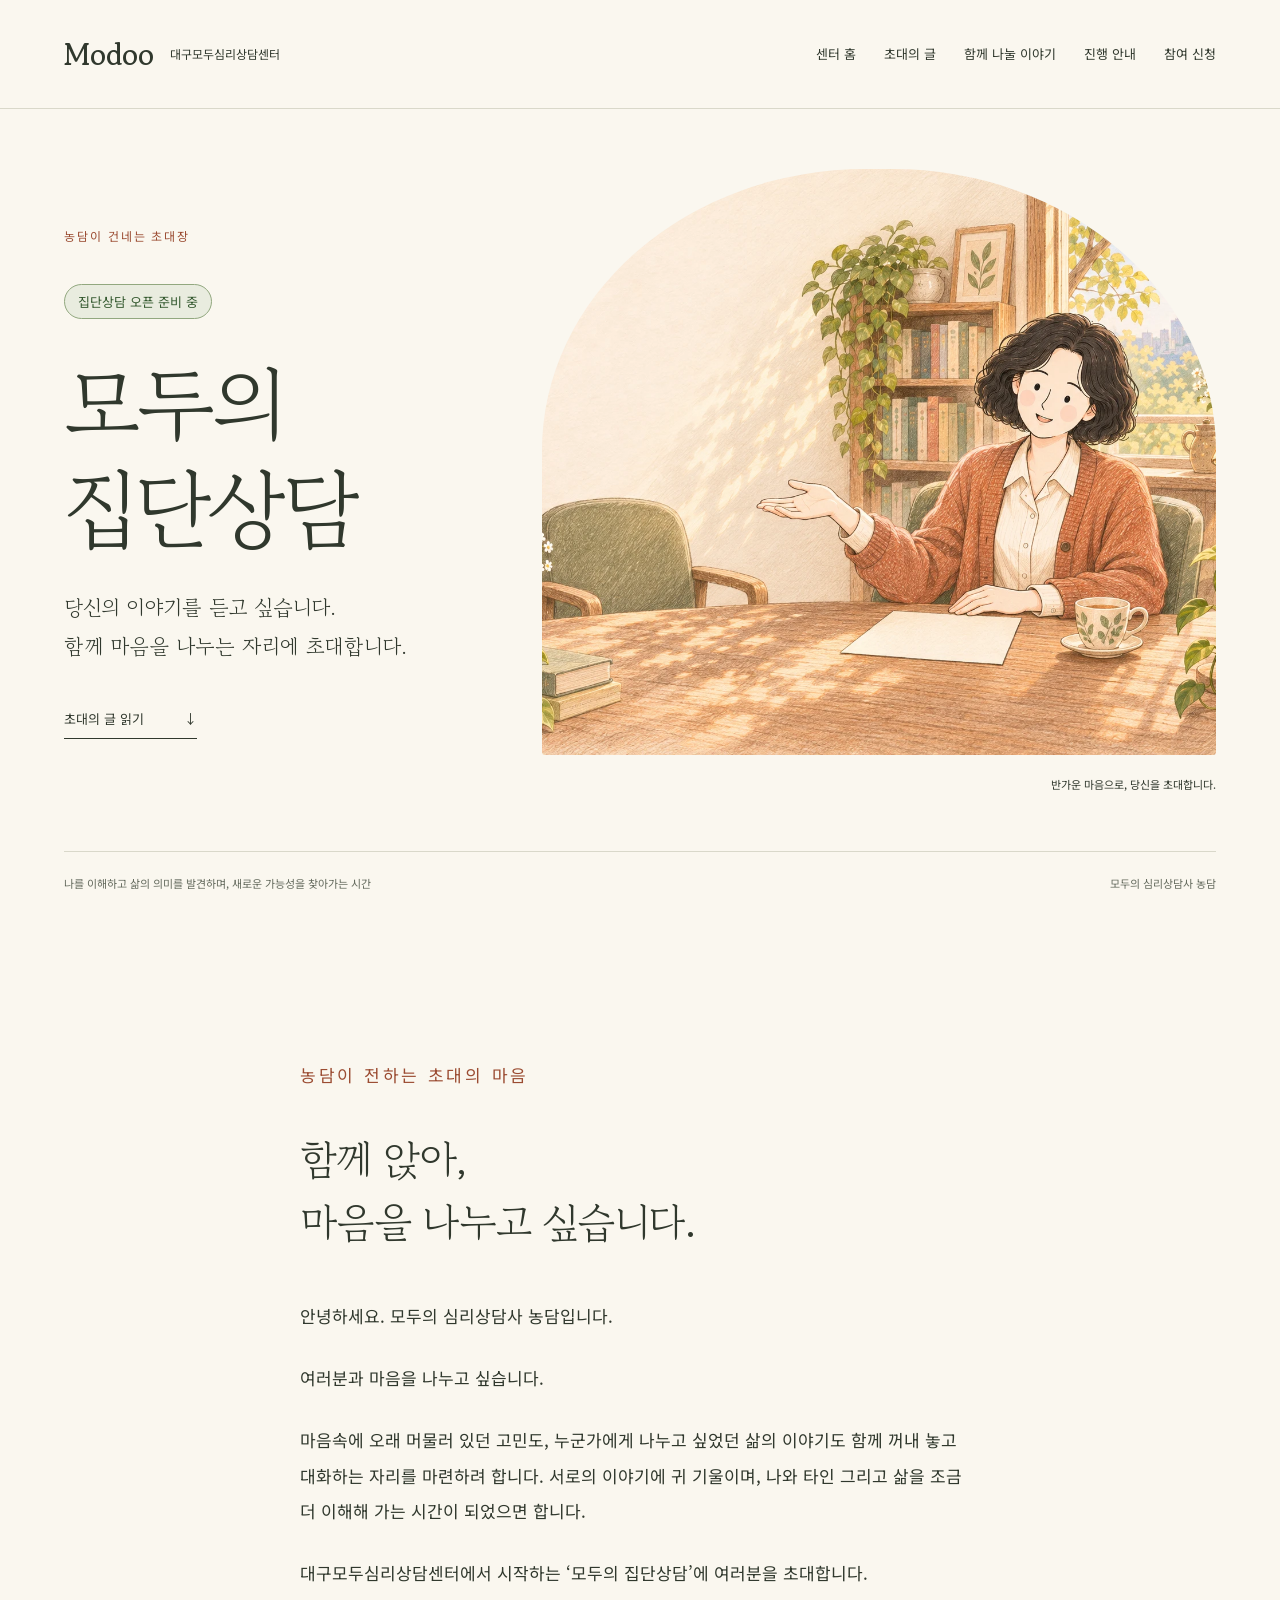
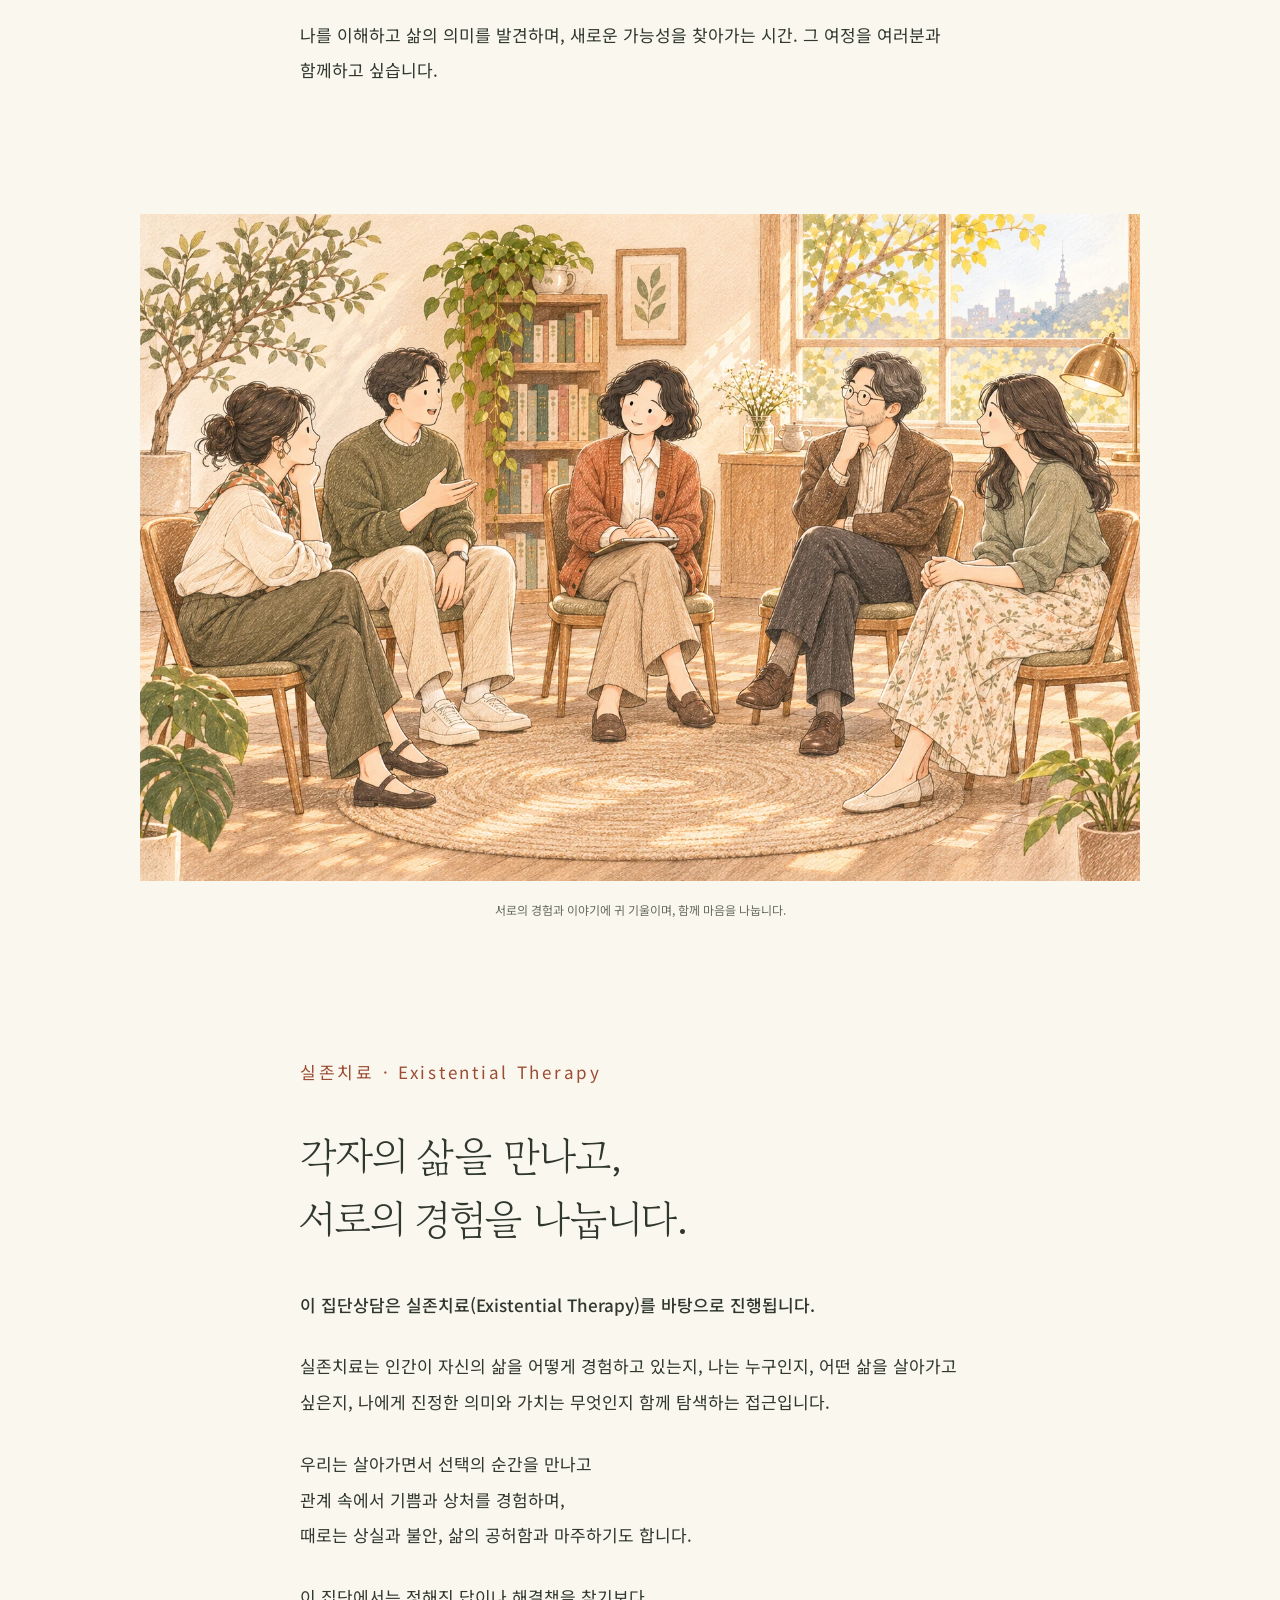
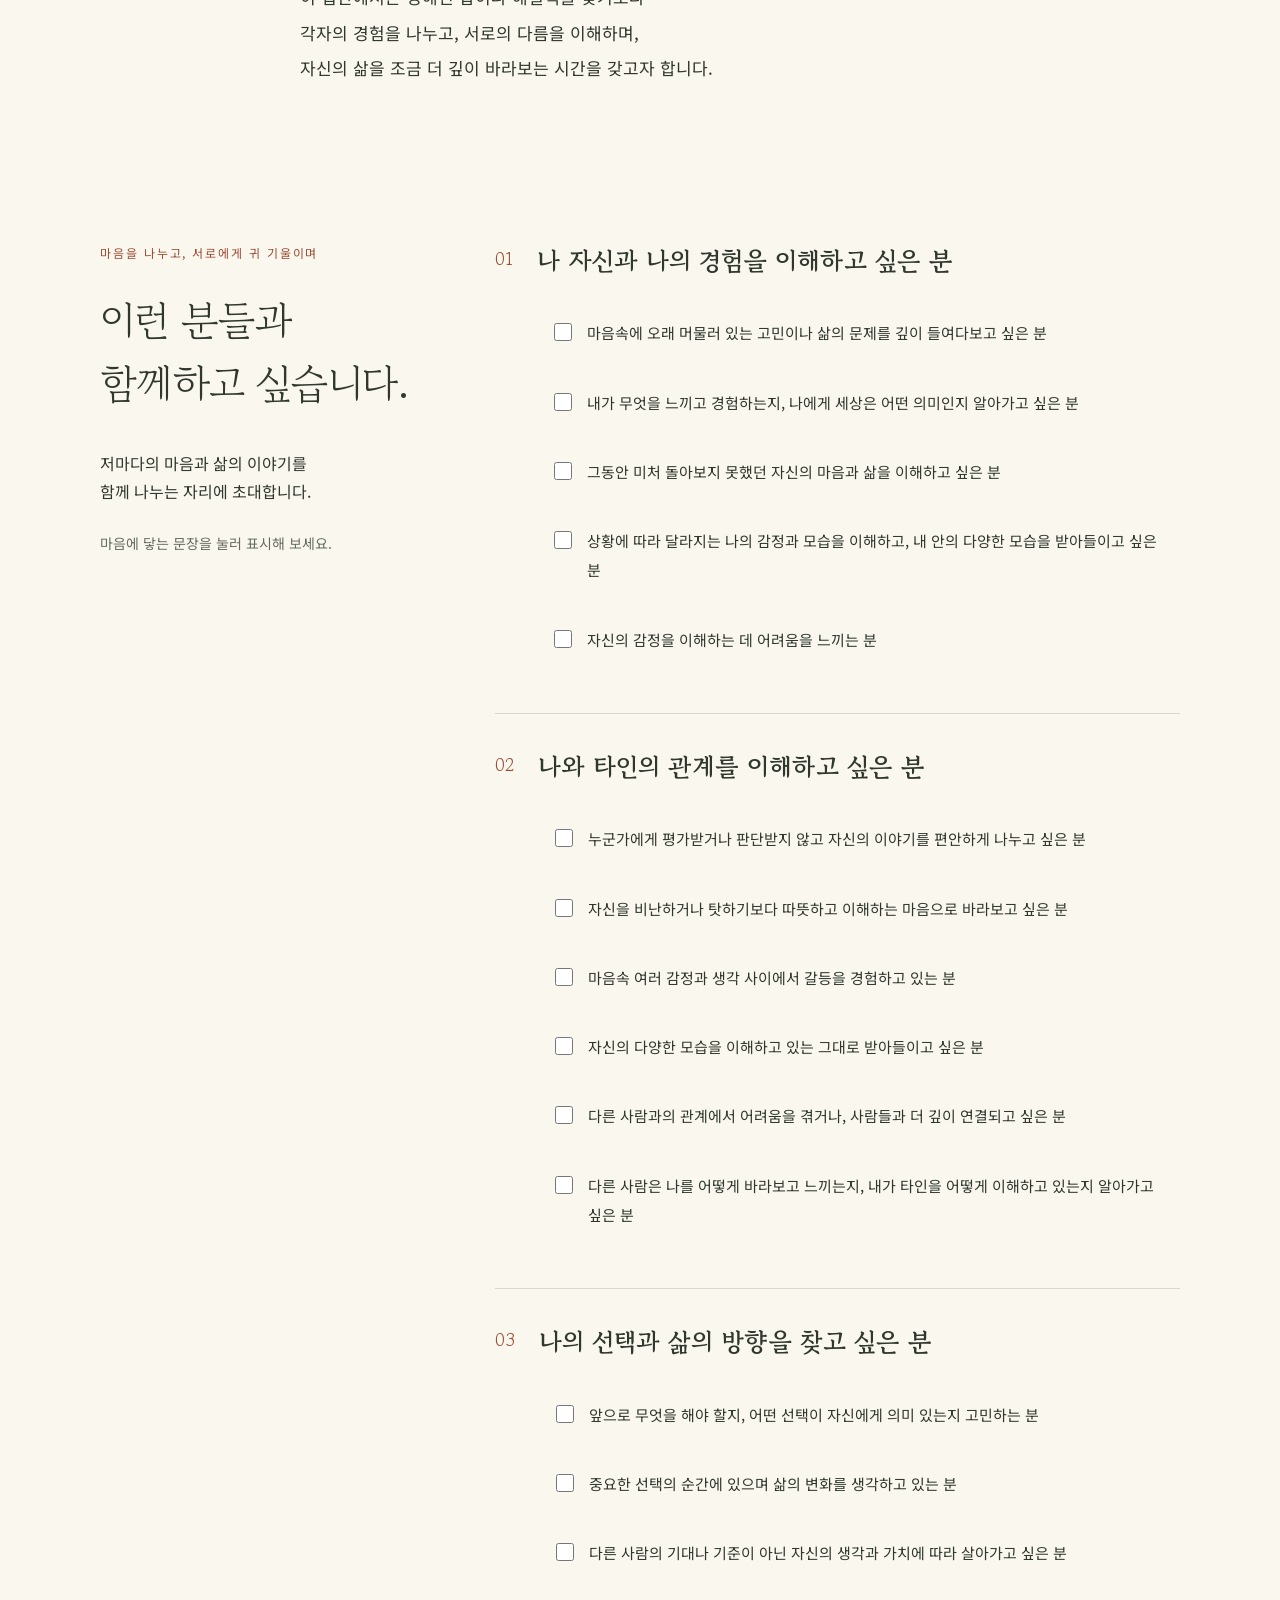
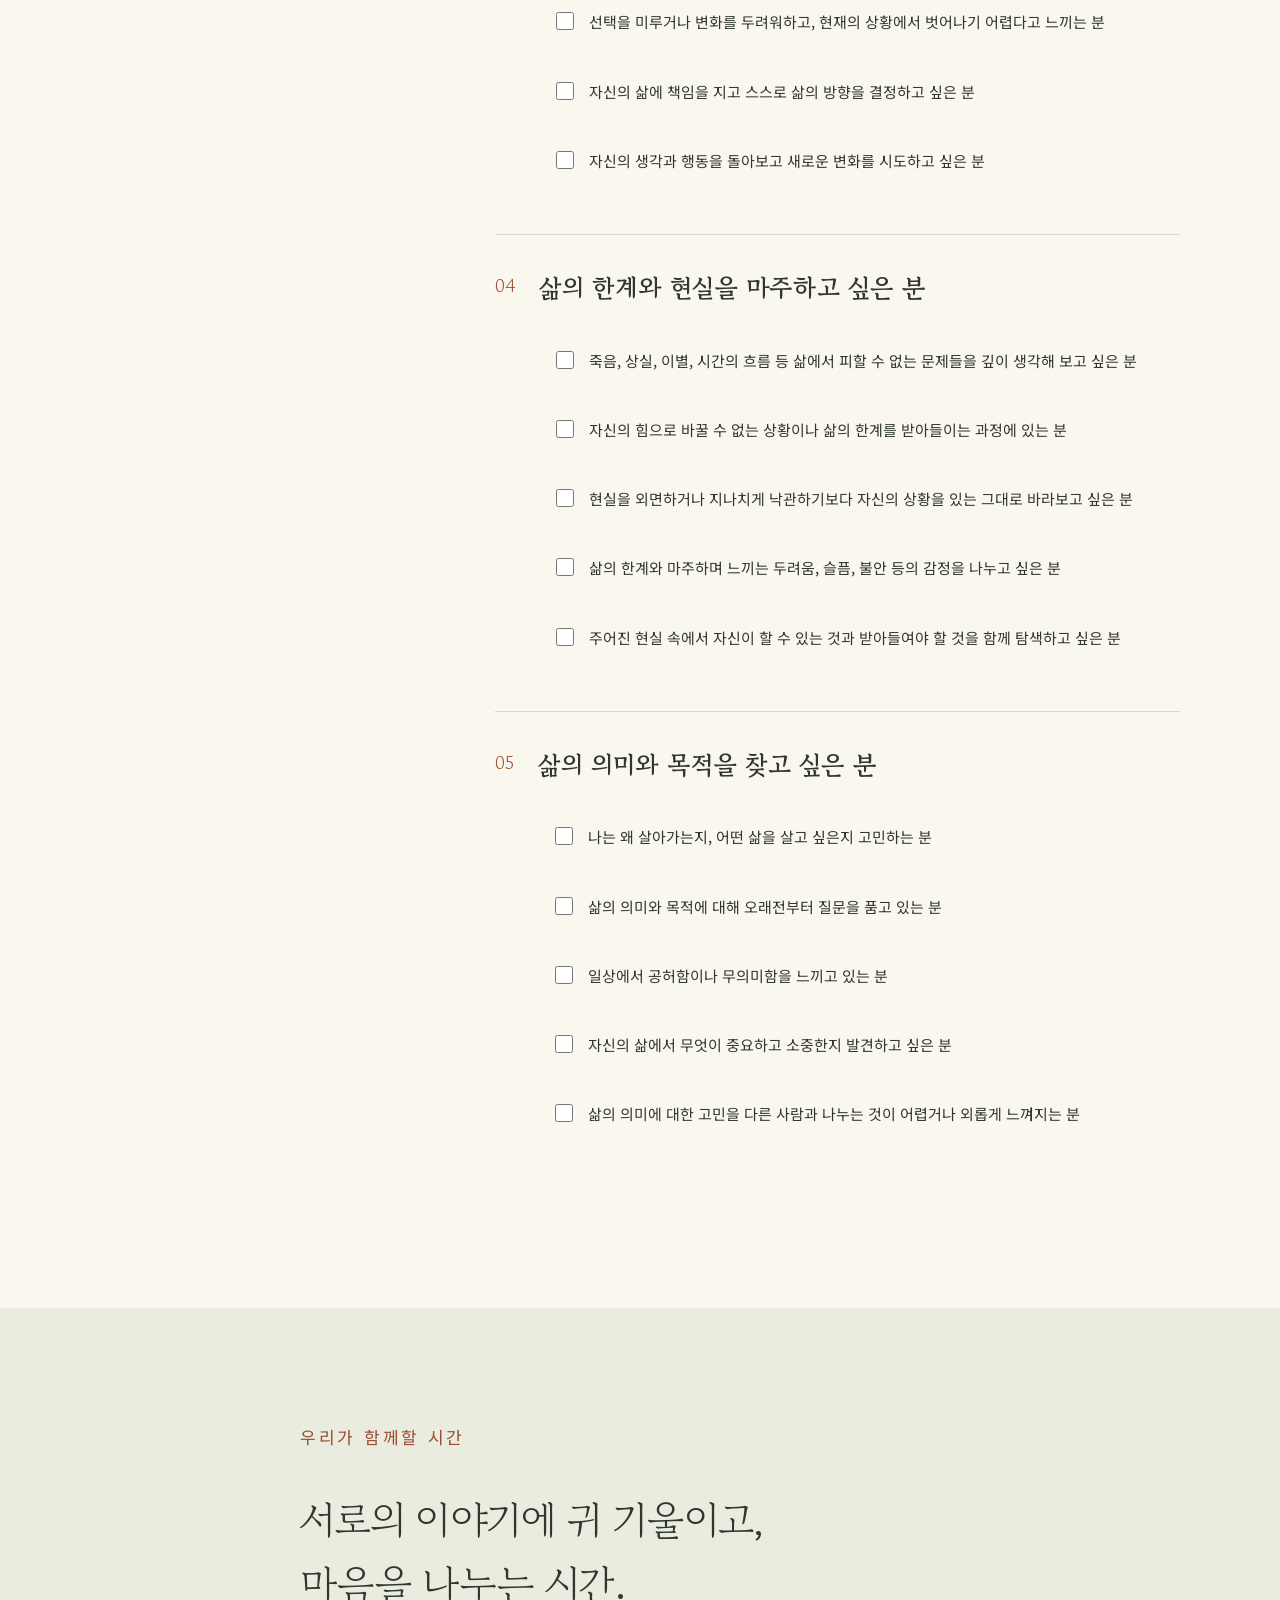
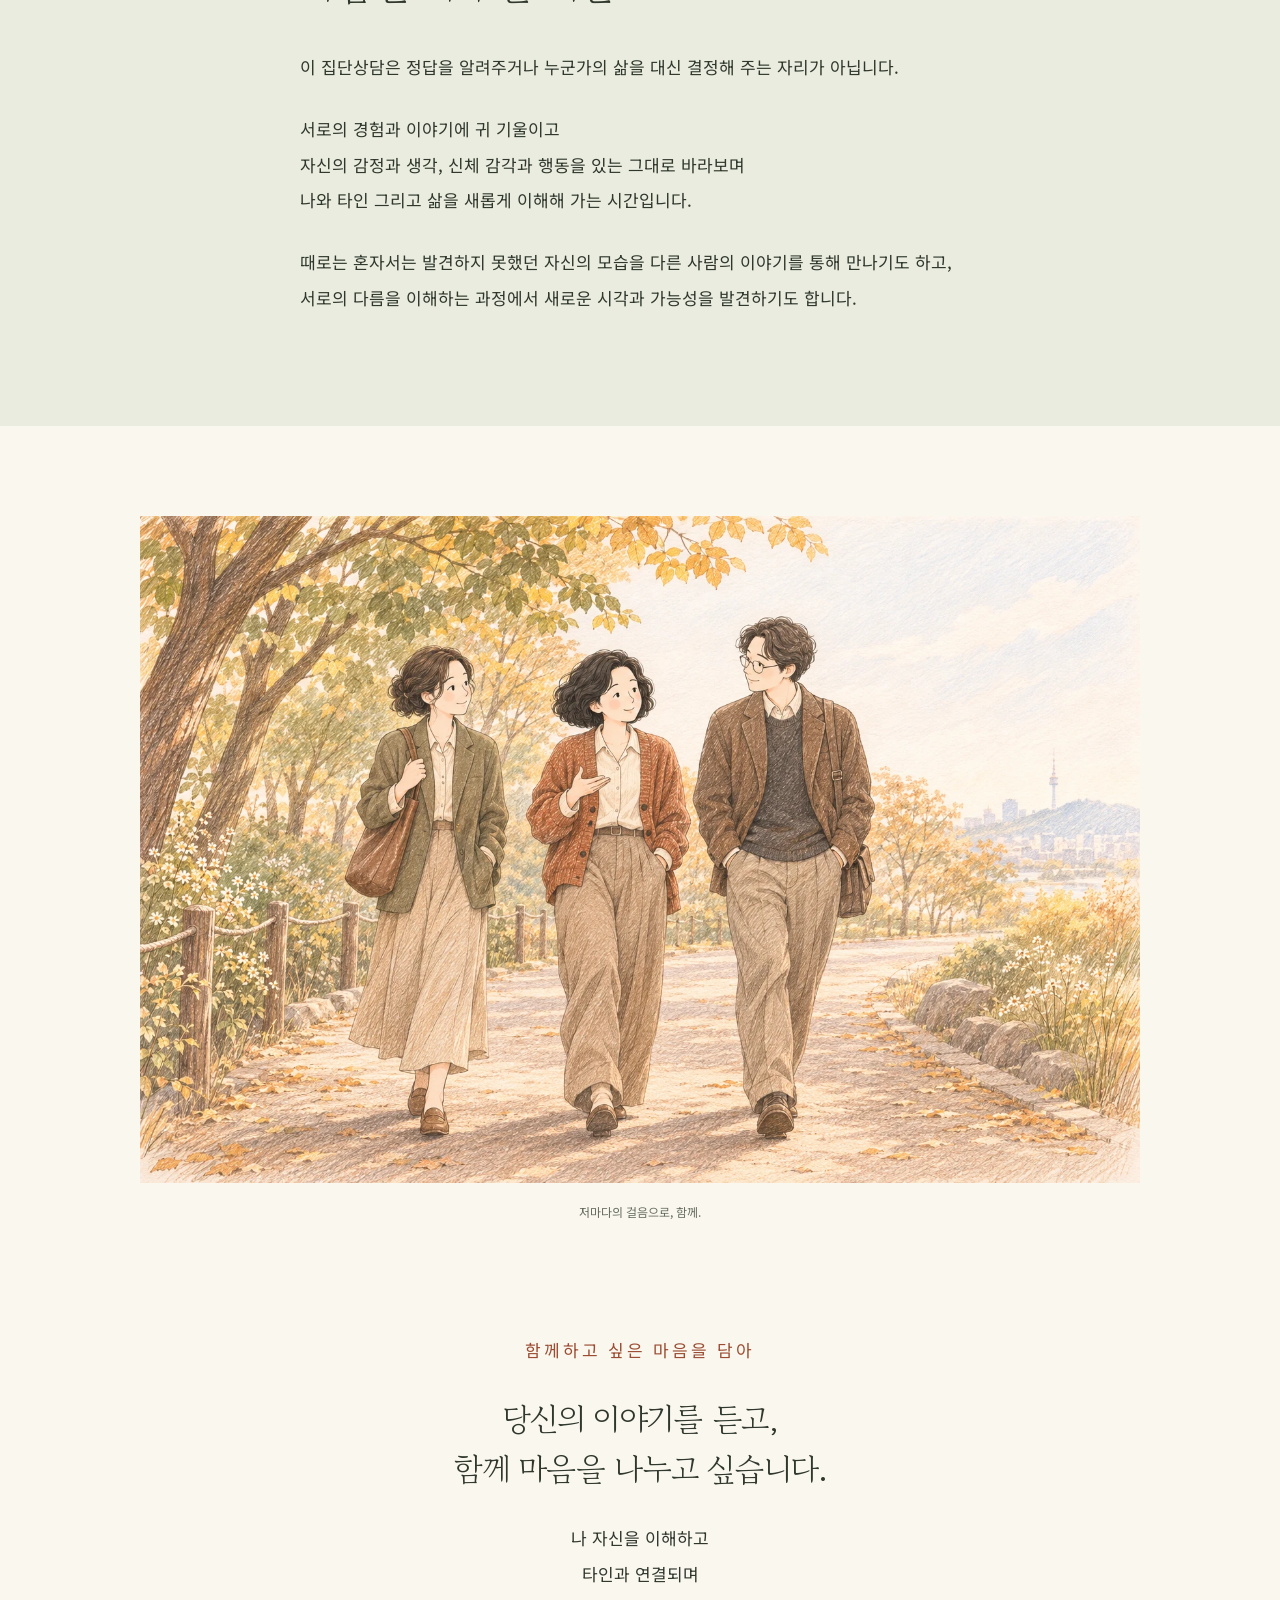
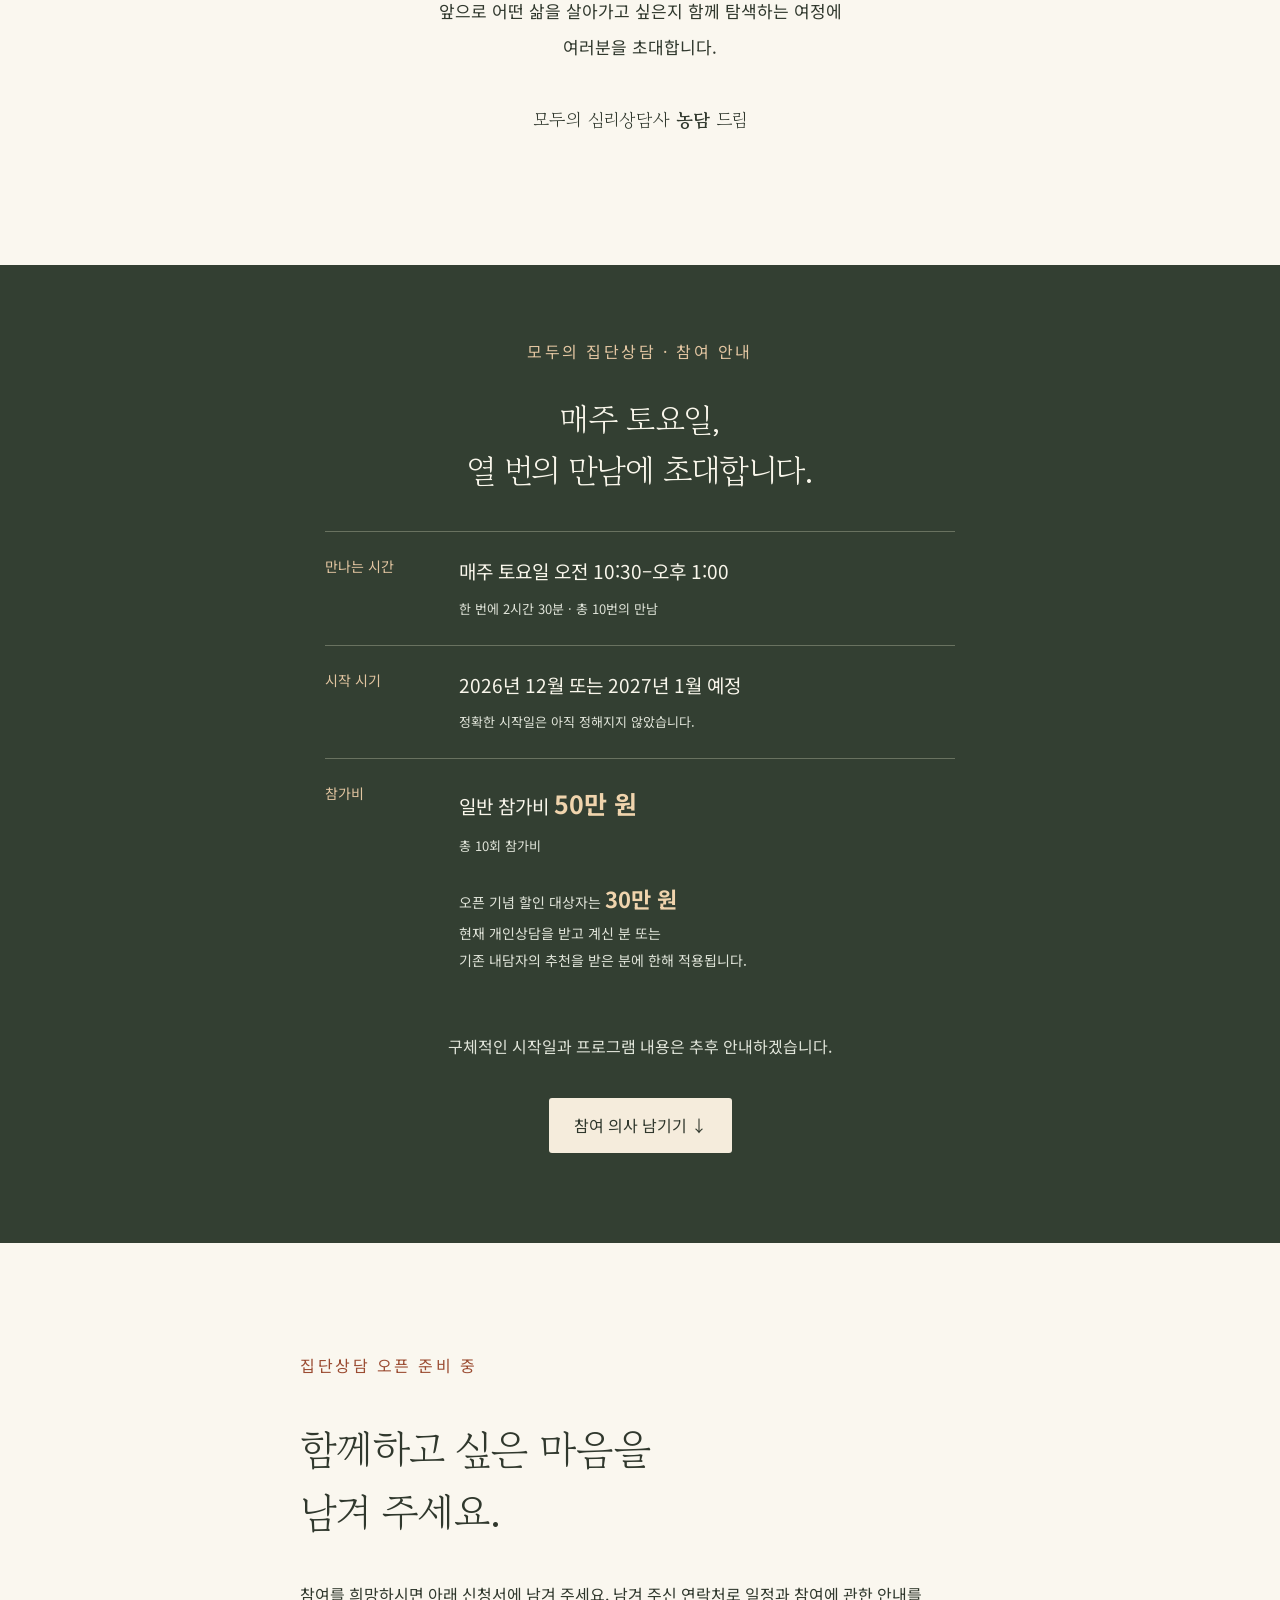
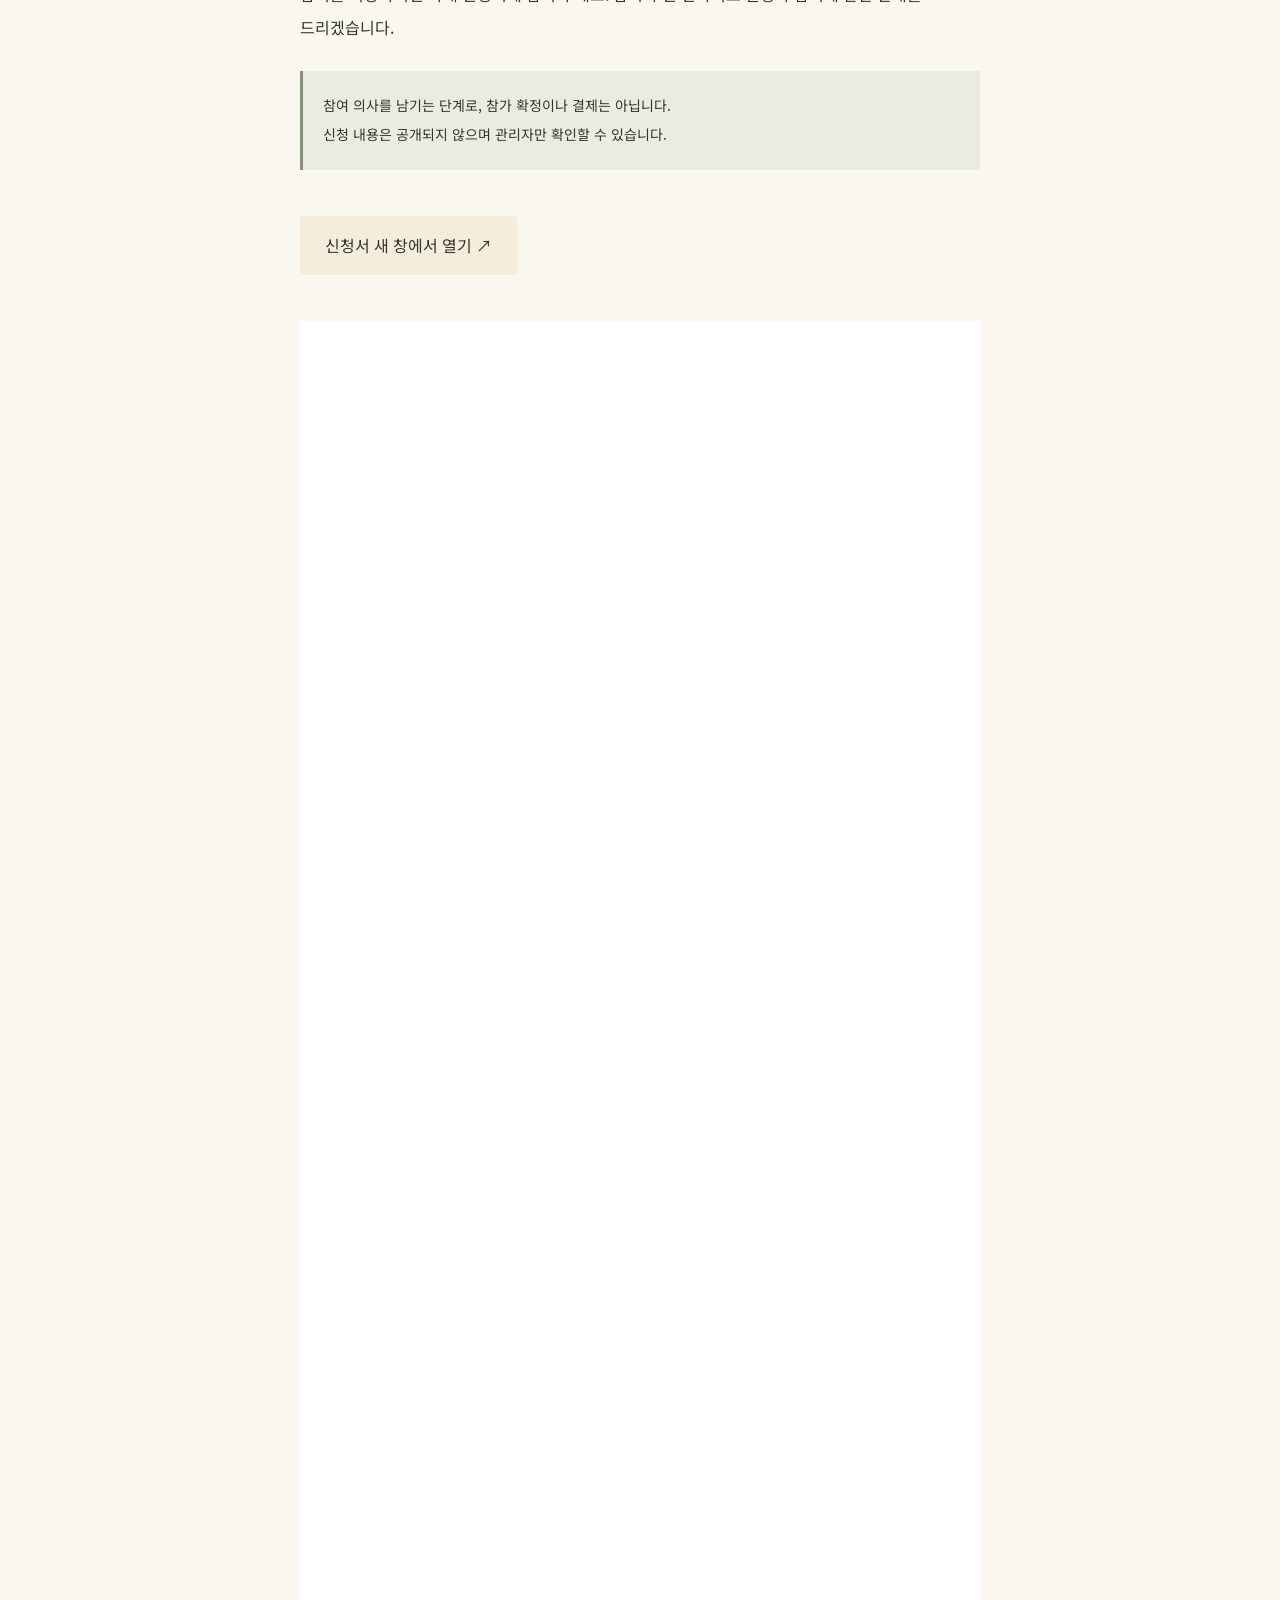
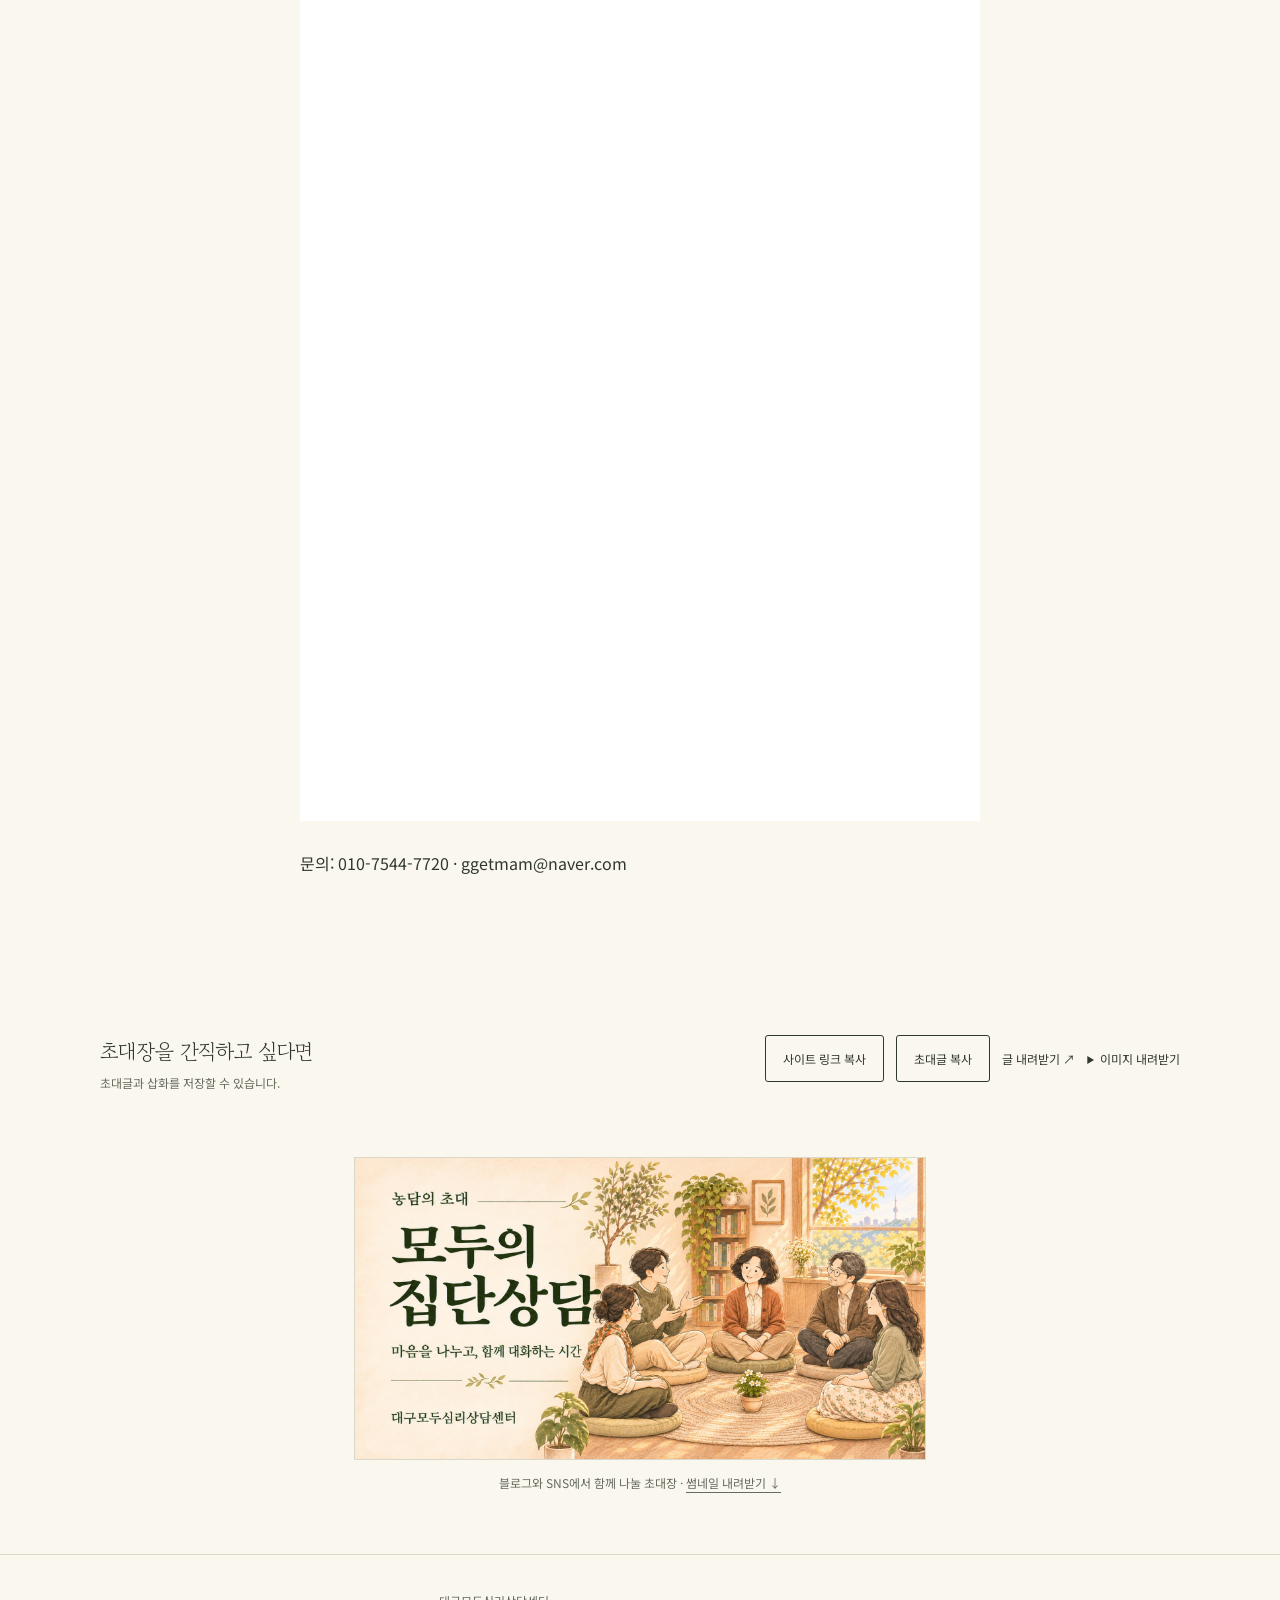
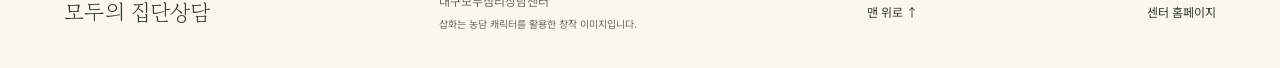
<file: group/index.html>
<!DOCTYPE html>

<html lang="ko"><head><meta charset="utf-8"/><meta content="width=device-width,initial-scale=1" name="viewport"/><title>모두의 집단상담 — 농담의 초대</title><meta content="농담과 함께 마음을 나누는 모두의 집단상담. 매주 토요일 10:30–13:00, 총 10회. 참가비 50만 원, 현재 개인상담 중이거나 기존 내담자의 추천을 받은 분은 오픈 기념 30만 원." name="description"/><meta content="모두의 집단상담 — 농담의 초대" property="og:title"/><meta content="농담과 함께 마음을 나누는 모두의 집단상담. 매주 토요일 10:30–13:00, 총 10회. 참가비 50만 원, 현재 개인상담 중이거나 기존 내담자의 추천을 받은 분은 오픈 기념 30만 원." property="og:description"/><meta content="https://daegumodoo.com/group/assets/share-thumbnail-v3.jpg" property="og:image"/><link href="./style.css?v=interactive-v1" rel="stylesheet"/><meta content="1724" property="og:image:width"/><meta content="912" property="og:image:height"/><meta content="image/jpeg" property="og:image:type"/><meta content="작은 꽃화분을 가운데 두고 방석에 둘러앉아 대화하는 모두의 집단상담" property="og:image:alt"/><meta content="website" property="og:type"/><meta content="ko_KR" property="og:locale"/><meta content="https://daegumodoo.com/group/" property="og:url"/><meta content="summary_large_image" name="twitter:card"/><meta content="모두의 집단상담 — 농담의 초대" name="twitter:title"/><meta content="마음을 나누고, 함께 대화하는 시간. 실존치료를 바탕으로 하는 모두의 집단상담에 초대합니다." name="twitter:description"/><meta content="https://daegumodoo.com/group/assets/share-thumbnail-v3.jpg" name="twitter:image"/><link rel="canonical" href="https://daegumodoo.com/group/"/><link rel="icon" href="./favicon.svg"/></head>
<body><a class="skip" href="#letter">본문으로 건너뛰기</a><header><a class="brand" href="/">Modoo<span>대구모두심리상담센터</span></a><nav aria-label="주요 메뉴"><a href="/">센터 홈</a><a href="#letter">초대의 글</a><a href="#stories">함께 나눌 이야기</a><a href="#notice">진행 안내</a><a href="#apply">참여 신청</a></nav></header>
<main><section class="hero"><div class="hero-copy"><p class="eyebrow">농담이 건네는 초대장</p><p class="opening-badge">집단상담 오픈 준비 중</p><h1>모두의<br/>집단상담</h1><p class="lead">당신의 이야기를 듣고 싶습니다.<br/>함께 마음을 나누는 자리에 초대합니다.</p><a class="text-link" href="#letter">초대의 글 읽기 <span>↓</span></a></div><figure><img alt="햇살이 드는 방에서 빈 의자를 권하며 반갑게 맞이하는 농담 캐릭터" height="1024" src="./assets/welcome.webp" width="1536"/><figcaption>반가운 마음으로, 당신을 초대합니다.</figcaption></figure><div class="hero-bottom"><span>나를 이해하고 삶의 의미를 발견하며, 새로운 가능성을 찾아가는 시간</span><span>모두의 심리상담사 농담</span></div></section>
<article id="letter"><section class="letter prose"><p class="eyebrow">농담이 전하는 초대의 마음</p><h2>함께 앉아,<br/>마음을 나누고 싶습니다.</h2><p>안녕하세요. 모두의 심리상담사 농담입니다.</p><p>여러분과 마음을 나누고 싶습니다.</p><p>마음속에 오래 머물러 있던 고민도, 누군가에게 나누고 싶었던 삶의 이야기도 함께 꺼내 놓고 대화하는 자리를 마련하려 합니다. 서로의 이야기에 귀 기울이며, 나와 타인 그리고 삶을 조금 더 이해해 가는 시간이 되었으면 합니다.</p><p>대구모두심리상담센터에서 시작하는 ‘모두의 집단상담’에 여러분을 초대합니다.</p><p>나를 이해하고 삶의 의미를 발견하며, 새로운 가능성을 찾아가는 시간. 그 여정을 여러분과 함께하고 싶습니다.</p></section>
<figure class="wide-figure"><img alt="농담과 여러 성인이 둥글게 앉아 한 사람의 이야기에 귀 기울이는 삽화" height="1024" loading="lazy" src="./assets/circle.webp" width="1536"/><figcaption>서로의 경험과 이야기에 귀 기울이며, 함께 마음을 나눕니다.</figcaption></figure><section aria-labelledby="approach-title" class="approach prose" id="approach"><p class="eyebrow">실존치료 · Existential Therapy</p><h2 id="approach-title">각자의 삶을 만나고,<br/>서로의 경험을 나눕니다.</h2><p><strong>이 집단상담은 실존치료(Existential Therapy)를 바탕으로 진행됩니다.</strong></p><p>실존치료는 인간이 자신의 삶을 어떻게 경험하고 있는지, 나는 누구인지, 어떤 삶을 살아가고 싶은지, 나에게 진정한 의미와 가치는 무엇인지 함께 탐색하는 접근입니다.</p><p>우리는 살아가면서 선택의 순간을 만나고<br/>관계 속에서 기쁨과 상처를 경험하며,<br/>때로는 상실과 불안, 삶의 공허함과 마주하기도 합니다.</p><p>이 집단에서는 정해진 답이나 해결책을 찾기보다<br/>각자의 경험을 나누고, 서로의 다름을 이해하며,<br/>자신의 삶을 조금 더 깊이 바라보는 시간을 갖고자 합니다.</p></section>
<section class="questions" id="stories"><div class="section-intro"><p class="eyebrow">마음을 나누고, 서로에게 귀 기울이며</p><h2>이런 분들과<br/>함께하고 싶습니다.</h2><p>저마다의 마음과 삶의 이야기를<br/>함께 나누는 자리에 초대합니다.</p><p class="reflection-hint">마음에 닿는 문장을 눌러 표시해 보세요.</p></div><div class="question-list"><section><span class="number">01</span><div><h3>나 자신과 나의 경험을 이해하고 싶은 분</h3><ul><li class="reflection-item"><label class="reflection-option"><input class="reflection-check" id="reflection-1" type="checkbox"/><span>마음속에 오래 머물러 있는 고민이나 삶의 문제를 깊이 들여다보고 싶은 분</span></label></li><li class="reflection-item"><label class="reflection-option"><input class="reflection-check" id="reflection-2" type="checkbox"/><span>내가 무엇을 느끼고 경험하는지, 나에게 세상은 어떤 의미인지 알아가고 싶은 분</span></label></li><li class="reflection-item"><label class="reflection-option"><input class="reflection-check" id="reflection-3" type="checkbox"/><span>그동안 미처 돌아보지 못했던 자신의 마음과 삶을 이해하고 싶은 분</span></label></li><li class="reflection-item"><label class="reflection-option"><input class="reflection-check" id="reflection-4" type="checkbox"/><span>상황에 따라 달라지는 나의 감정과 모습을 이해하고, 내 안의 다양한 모습을 받아들이고 싶은 분</span></label></li><li class="reflection-item"><label class="reflection-option"><input class="reflection-check" id="reflection-5" type="checkbox"/><span>자신의 감정을 이해하는 데 어려움을 느끼는 분</span></label></li></ul></div></section><section><span class="number">02</span><div><h3>나와 타인의 관계를 이해하고 싶은 분</h3><ul><li class="reflection-item"><label class="reflection-option"><input class="reflection-check" id="reflection-6" type="checkbox"/><span>누군가에게 평가받거나 판단받지 않고 자신의 이야기를 편안하게 나누고 싶은 분</span></label></li><li class="reflection-item"><label class="reflection-option"><input class="reflection-check" id="reflection-7" type="checkbox"/><span>자신을 비난하거나 탓하기보다 따뜻하고 이해하는 마음으로 바라보고 싶은 분</span></label></li><li class="reflection-item"><label class="reflection-option"><input class="reflection-check" id="reflection-8" type="checkbox"/><span>마음속 여러 감정과 생각 사이에서 갈등을 경험하고 있는 분</span></label></li><li class="reflection-item"><label class="reflection-option"><input class="reflection-check" id="reflection-9" type="checkbox"/><span>자신의 다양한 모습을 이해하고 있는 그대로 받아들이고 싶은 분</span></label></li><li class="reflection-item"><label class="reflection-option"><input class="reflection-check" id="reflection-10" type="checkbox"/><span>다른 사람과의 관계에서 어려움을 겪거나, 사람들과 더 깊이 연결되고 싶은 분</span></label></li><li class="reflection-item"><label class="reflection-option"><input class="reflection-check" id="reflection-11" type="checkbox"/><span>다른 사람은 나를 어떻게 바라보고 느끼는지, 내가 타인을 어떻게 이해하고 있는지 알아가고 싶은 분</span></label></li></ul></div></section><section><span class="number">03</span><div><h3>나의 선택과 삶의 방향을 찾고 싶은 분</h3><ul><li class="reflection-item"><label class="reflection-option"><input class="reflection-check" id="reflection-12" type="checkbox"/><span>앞으로 무엇을 해야 할지, 어떤 선택이 자신에게 의미 있는지 고민하는 분</span></label></li><li class="reflection-item"><label class="reflection-option"><input class="reflection-check" id="reflection-13" type="checkbox"/><span>중요한 선택의 순간에 있으며 삶의 변화를 생각하고 있는 분</span></label></li><li class="reflection-item"><label class="reflection-option"><input class="reflection-check" id="reflection-14" type="checkbox"/><span>다른 사람의 기대나 기준이 아닌 자신의 생각과 가치에 따라 살아가고 싶은 분</span></label></li><li class="reflection-item"><label class="reflection-option"><input class="reflection-check" id="reflection-15" type="checkbox"/><span>선택을 미루거나 변화를 두려워하고, 현재의 상황에서 벗어나기 어렵다고 느끼는 분</span></label></li><li class="reflection-item"><label class="reflection-option"><input class="reflection-check" id="reflection-16" type="checkbox"/><span>자신의 삶에 책임을 지고 스스로 삶의 방향을 결정하고 싶은 분</span></label></li><li class="reflection-item"><label class="reflection-option"><input class="reflection-check" id="reflection-17" type="checkbox"/><span>자신의 생각과 행동을 돌아보고 새로운 변화를 시도하고 싶은 분</span></label></li></ul></div></section><section><span class="number">04</span><div><h3>삶의 한계와 현실을 마주하고 싶은 분</h3><ul><li class="reflection-item"><label class="reflection-option"><input class="reflection-check" id="reflection-18" type="checkbox"/><span>죽음, 상실, 이별, 시간의 흐름 등 삶에서 피할 수 없는 문제들을 깊이 생각해 보고 싶은 분</span></label></li><li class="reflection-item"><label class="reflection-option"><input class="reflection-check" id="reflection-19" type="checkbox"/><span>자신의 힘으로 바꿀 수 없는 상황이나 삶의 한계를 받아들이는 과정에 있는 분</span></label></li><li class="reflection-item"><label class="reflection-option"><input class="reflection-check" id="reflection-20" type="checkbox"/><span>현실을 외면하거나 지나치게 낙관하기보다 자신의 상황을 있는 그대로 바라보고 싶은 분</span></label></li><li class="reflection-item"><label class="reflection-option"><input class="reflection-check" id="reflection-21" type="checkbox"/><span>삶의 한계와 마주하며 느끼는 두려움, 슬픔, 불안 등의 감정을 나누고 싶은 분</span></label></li><li class="reflection-item"><label class="reflection-option"><input class="reflection-check" id="reflection-22" type="checkbox"/><span>주어진 현실 속에서 자신이 할 수 있는 것과 받아들여야 할 것을 함께 탐색하고 싶은 분</span></label></li></ul></div></section><section><span class="number">05</span><div><h3>삶의 의미와 목적을 찾고 싶은 분</h3><ul><li class="reflection-item"><label class="reflection-option"><input class="reflection-check" id="reflection-23" type="checkbox"/><span>나는 왜 살아가는지, 어떤 삶을 살고 싶은지 고민하는 분</span></label></li><li class="reflection-item"><label class="reflection-option"><input class="reflection-check" id="reflection-24" type="checkbox"/><span>삶의 의미와 목적에 대해 오래전부터 질문을 품고 있는 분</span></label></li><li class="reflection-item"><label class="reflection-option"><input class="reflection-check" id="reflection-25" type="checkbox"/><span>일상에서 공허함이나 무의미함을 느끼고 있는 분</span></label></li><li class="reflection-item"><label class="reflection-option"><input class="reflection-check" id="reflection-26" type="checkbox"/><span>자신의 삶에서 무엇이 중요하고 소중한지 발견하고 싶은 분</span></label></li><li class="reflection-item"><label class="reflection-option"><input class="reflection-check" id="reflection-27" type="checkbox"/><span>삶의 의미에 대한 고민을 다른 사람과 나누는 것이 어렵거나 외롭게 느껴지는 분</span></label></li></ul></div></section></div></section>
<section class="together"><div class="prose"><p class="eyebrow">우리가 함께할 시간</p><h2>서로의 이야기에 귀 기울이고,<br/>마음을 나누는 시간.</h2><p>이 집단상담은 정답을 알려주거나 누군가의 삶을 대신 결정해 주는 자리가 아닙니다.</p><p>서로의 경험과 이야기에 귀 기울이고<br/>자신의 감정과 생각, 신체 감각과 행동을 있는 그대로 바라보며<br/>나와 타인 그리고 삶을 새롭게 이해해 가는 시간입니다.</p><p>때로는 혼자서는 발견하지 못했던 자신의 모습을 다른 사람의 이야기를 통해 만나기도 하고,<br/>서로의 다름을 이해하는 과정에서 새로운 시각과 가능성을 발견하기도 합니다.</p></div></section>
<figure class="wide-figure closing-image"><img alt="나무가 있는 길을 나란히 걸으며 대화하는 농담과 두 사람" height="1024" loading="lazy" src="./assets/walk.webp" width="1536"/><figcaption>저마다의 걸음으로, 함께.</figcaption></figure>
<section class="closing prose"><p class="eyebrow">함께하고 싶은 마음을 담아</p><h2>당신의 이야기를 듣고,<br/>함께 마음을 나누고 싶습니다.</h2><p class="closing-invitation">나 자신을 이해하고<br/>타인과 연결되며<br/>앞으로 어떤 삶을 살아가고 싶은지 함께 탐색하는 여정에<br/>여러분을 초대합니다.</p><p class="signature">모두의 심리상담사 <strong>농담</strong> 드림</p></section></article>
<section class="notice" id="notice"><p class="eyebrow">모두의 집단상담 · 참여 안내</p><h2>매주 토요일,<br/>열 번의 만남에 초대합니다.</h2><dl class="program-info"><div><dt>만나는 시간</dt><dd>매주 토요일 오전 10:30–오후 1:00<br/><small>한 번에 2시간 30분 · 총 10번의 만남</small></dd></div><div><dt>시작 시기</dt><dd>2026년 12월 또는 2027년 1월 예정<br/><small>정확한 시작일은 아직 정해지지 않았습니다.</small></dd></div><div><dt>참가비</dt><dd>일반 참가비 <strong>50만 원</strong><br/><small>총 10회 참가비</small><br/><span class="discount-note">오픈 기념 할인 대상자는 <strong>30만 원</strong><br/>현재 개인상담을 받고 계신 분 또는<br/>기존 내담자의 추천을 받은 분에 한해 적용됩니다.</span></dd></div></dl><p>구체적인 시작일과 프로그램 내용은 추후 안내하겠습니다.</p><a class="apply-button" href="#apply">참여 의사 남기기 ↓</a></section><section aria-labelledby="apply-title" class="application prose" id="apply"><p class="eyebrow">집단상담 오픈 준비 중</p><h2 id="apply-title">함께하고 싶은 마음을<br/>남겨 주세요.</h2><p>참여를 희망하시면 아래 신청서에 남겨 주세요. 남겨 주신 연락처로 일정과 참여에 관한 안내를 드리겠습니다.</p><p class="private-note">참여 의사를 남기는 단계로, 참가 확정이나 결제는 아닙니다.<br/>신청 내용은 공개되지 않으며 관리자만 확인할 수 있습니다.</p><div id="google-form-container"><p><a class="apply-button" href="https://docs.google.com/forms/d/e/1FAIpQLSd14KMd4df5eQMyZqvVvn6iVR2CFh-VuoqsjqbcZSpgZ-nFVg/viewform" target="_blank" rel="noopener">신청서 새 창에서 열기 ↗</a></p><iframe class="application-frame" src="https://docs.google.com/forms/d/e/1FAIpQLSd14KMd4df5eQMyZqvVvn6iVR2CFh-VuoqsjqbcZSpgZ-nFVg/viewform?embedded=true" title="모두의 집단상담 참여 신청서" loading="lazy" width="100%" height="2100">신청서를 불러오는 중입니다. 위의 새 창 링크를 이용하실 수도 있습니다.</iframe></div><p>문의: <a href="tel:01075447720">010-7544-7720</a> · <a href="mailto:ggetmam@naver.com">ggetmam@naver.com</a></p></section>
<section aria-label="초대글과 이미지 저장" class="share"><div><h2>초대장을 간직하고 싶다면</h2><p>초대글과 삽화를 저장할 수 있습니다.</p></div><div class="share-actions"><button id="share-link">사이트 링크 복사</button><button id="copy">초대글 복사</button><a download="" href="invitation.txt">글 내려받기 ↗</a><details><summary>이미지 내려받기</summary><a download="모두의_집단상담_공유용_썸네일.jpg" href="./assets/share-thumbnail-v3.jpg">공유용 썸네일 ↓</a><a download="농담의_초대.webp" href="./assets/welcome.webp">농담의 초대 ↓</a><a download="함께_듣는_시간.webp" href="./assets/circle.webp">함께 듣는 시간 ↓</a><a download="함께_걷는_길.webp" href="./assets/walk.webp">함께 걷는 길 ↓</a></details></div><p aria-live="polite" id="status" role="status"></p></section><figure class="thumbnail-preview"><a download="모두의_집단상담_공유용_썸네일.jpg" href="./assets/share-thumbnail-v3.jpg"><img alt="작은 꽃화분을 가운데 두고 농담과 참여자들이 좌식으로 둘러앉아 편안하게 대화하는 공유용 썸네일" height="912" loading="lazy" src="./assets/share-thumbnail-v3.jpg" width="1724"/></a><figcaption>블로그와 SNS에서 함께 나눌 초대장 · <a download="모두의_집단상담_공유용_썸네일.jpg" href="./assets/share-thumbnail-v3.jpg">썸네일 내려받기 ↓</a></figcaption></figure></main><footer><span>모두의 집단상담</span><p>대구모두심리상담센터<br/><small>삽화는 농담 캐릭터를 활용한 창작 이미지입니다.</small></p><a href="#">맨 위로 ↑</a><a href="/">센터 홈페이지</a></footer><script src="./app.js"></script></body></html>
</file>
<file: group/style.css>
@import url('https://fonts.googleapis.com/css2?family=Gowun+Batang:wght@400;700&family=Noto+Sans+KR:wght@400;500;600&display=swap');
:root{--paper:#faf7ef;--ink:#30382d;--muted:#656b5e;--line:#d9d8ca;--rust:#9b4c32;--sage:#e9ecdf}*{box-sizing:border-box}html{scroll-behavior:smooth;scroll-padding-top:35px}body{margin:0;background:var(--paper);color:var(--ink);font-family:'Noto Sans KR',sans-serif;font-size:16px;word-break:keep-all;line-height:1.8}a{color:inherit;text-decoration:none}button,summary,a{touch-action:manipulation}a:focus-visible,button:focus-visible,summary:focus-visible{outline:3px solid var(--rust);outline-offset:5px}.skip{position:absolute;top:-100px}.skip:focus{top:10px;background:white;z-index:10}header{max-width:1380px;margin:auto;padding:27px 5%;display:flex;align-items:center;justify-content:space-between;border-bottom:1px solid var(--line)}.brand{display:flex;gap:16px;align-items:center;font-family:'Gowun Batang',serif;font-weight:700;font-size:30px}.brand span{font-family:'Noto Sans KR',sans-serif;font-size:12px;font-weight:400}nav{display:flex;gap:28px;font-size:13px}nav a:hover,.text-link:hover{color:var(--rust)}h1,h2,h3,blockquote,.signature{font-family:'Gowun Batang',serif}h1{font-size:clamp(60px,6.7vw,102px);line-height:1.2;letter-spacing:-.06em;margin:20px 0 30px;font-weight:400}h2{font-size:clamp(29px,3.2vw,43px);line-height:1.55;font-weight:400;letter-spacing:-.04em}h3{font-size:25px;line-height:1.5;font-weight:700;margin:0 0 15px}.eyebrow{font-size:12px;letter-spacing:.16em;color:var(--rust);margin:0 0 24px}.hero{max-width:1380px;padding:60px 5% 0;margin:auto;display:grid;grid-template-columns:.8fr 1.2fr;gap:28px;align-items:center}.hero figure{margin:0}.hero img{width:100%;height:auto;aspect-ratio:1.15;object-fit:cover;object-position:65% center;border-radius:48% 48% 3px 3px}.hero figcaption{text-align:right;margin-top:12px;font-size:11px}.lead{font-family:'Gowun Batang',serif;font-size:21px;line-height:1.85}.text-link{display:inline-flex;gap:40px;margin-top:20px;padding-bottom:8px;border-bottom:1px solid var(--ink);font-size:13px}.hero-bottom{grid-column:1/-1;display:flex;justify-content:space-between;border-top:1px solid var(--line);margin-top:28px;padding:22px 0;font-size:11px;color:var(--muted)}.prose{max-width:680px;margin:auto}.prose p{font-size:17px;line-height:2.1;margin:26px 0}.letter{padding:115px 0 65px}.letter h2{margin-bottom:45px}blockquote{margin:50px 0 10px;border-left:2px solid var(--rust);padding:5px 0 5px 28px;font-size:26px;line-height:1.8;color:var(--rust)}.wide-figure{max-width:1000px;margin:35px auto 0}.wide-figure img{display:block;width:100%;height:auto}.wide-figure figcaption{font-size:12px;text-align:center;color:var(--muted);padding:18px 10px}.questions{max-width:1140px;margin:120px auto;display:grid;grid-template-columns:.8fr 1.2fr;gap:70px;padding:0 30px}.section-intro p:last-child{color:var(--muted);font-size:14px}.question-list>section{display:flex;gap:24px;padding:30px 0;border-top:1px solid var(--line)}.number{font-family:'Gowun Batang',serif;color:var(--rust);font-size:18px}.question-list p{font-size:15px;line-height:1.95;margin:0 0 18px}.theme{font-size:11px;color:var(--muted)}.together{padding:85px 25px;background:var(--sage)}.closing-image{margin-top:90px}.closing{text-align:center;padding:65px 0 100px;max-width:850px}.closing h2{font-size:32px}.signature{margin-top:35px!important;font-size:18px!important}.notice{text-align:center;background:#333f32;color:#f9f6eb;padding:70px 24px}.notice .eyebrow{color:#e2c5a1}.notice h2{font-size:33px}.notice em{font-style:normal;color:#ead2b3}.notice p{font-size:16px;line-height:2;color:#e0e4d9}.notice-tag{display:inline-block;border-top:1px solid #697260;margin-top:24px;padding-top:23px;font-size:12px}.share{position:relative;max-width:1140px;margin:0 auto;padding:58px 30px;display:flex;justify-content:space-between;gap:30px;align-items:center}.share h2{font-size:21px;margin:0}.share p{font-size:12px;color:var(--muted);margin:5px 0}.share-actions{display:flex;align-items:center;gap:18px;font-size:12px;flex-wrap:wrap}button{background:transparent;border:1px solid var(--ink);border-radius:3px;padding:12px 17px;font:inherit;color:inherit;cursor:pointer}button:hover{background:var(--sage)}details{position:relative}summary{cursor:pointer}details a{display:block;padding:8px 4px}#status{position:absolute;bottom:10px;right:30px}footer{border-top:1px solid var(--line);max-width:1280px;margin:auto;padding:35px 5%;display:flex;justify-content:space-between;align-items:center;font-size:12px}footer>span{font-family:'Gowun Batang',serif;font-size:22px}footer p{margin:0;color:var(--muted)}footer small{font-size:10px}
@media(max-width:760px){header{padding:20px 6%}.brand{font-size:25px}.brand span{font-size:10px}nav a:not(:first-child){display:none}nav{font-size:11px}.hero{padding:42px 6% 0;grid-template-columns:1fr;gap:24px}.hero-copy{text-align:center}h1{font-size:67px;margin:14px 0 20px}.lead{font-size:19px}.hero img{aspect-ratio:1.35;border-radius:40% 40% 3px 3px}.hero figcaption{font-size:10px}.hero-bottom{margin-top:4px;display:block;text-align:center;font-size:10px}.hero-bottom span{display:block}.prose{padding-left:7%;padding-right:7%}.letter{padding-top:65px;padding-bottom:35px}.prose p{font-size:16px}.letter h2{margin-bottom:30px}blockquote{font-size:23px;padding-left:20px}.wide-figure{margin:25px 5% 0}.wide-figure figcaption{font-size:11px}.questions{display:block;margin:65px auto;padding:0 7%}.section-intro{margin-bottom:35px}.question-list>section{gap:15px;padding:26px 0}h3{font-size:22px}.together{padding:55px 0}.closing-image{margin-top:55px}.closing{padding-top:40px;padding-bottom:60px}.closing h2{font-size:25px}.notice{padding:48px 7%}.notice h2{font-size:27px}.share{padding:35px 7% 60px;display:block}.share-actions{margin-top:22px;gap:15px}footer{flex-wrap:wrap;gap:20px;padding:30px 7%}footer>span{width:100%;font-size:20px}}@media(prefers-reduced-motion:reduce){html{scroll-behavior:auto}}@media print{header,nav,.share,.text-link,footer>a{display:none}.hero{padding-top:20px}.letter{padding-top:40px}.questions{margin:40px auto}.notice{background:white;color:#30382d}.notice p,.notice .eyebrow{color:#30382d}img{break-inside:avoid}}

/* Original invitation: retain all 27 statements in readable lists. */
.question-list ul{margin:0;padding-left:1.1em}.question-list li{padding-left:.25em;margin:0 0 15px;font-size:15px;line-height:1.95}.question-list li::marker{color:#8d947e;font-size:.7em}.question-list h3{margin-bottom:24px}.question-list>section{padding:34px 0}.question-list>section:first-child{padding-top:0;border-top:0}.section-intro h2{margin-top:0}.questions{grid-template-columns:.65fr 1.35fr;gap:65px}.hero .lead{max-width:450px}.share-actions{gap:12px}.share{align-items:flex-start}.share-actions button{font-size:12px}@media(max-width:760px){.question-list li{font-size:15px;margin-bottom:15px}.questions{display:block}.section-intro h2 br:nth-of-type(2){display:none}.hero .lead{margin-left:auto;margin-right:auto}}

.approach{padding-top:90px;padding-bottom:10px}.approach h2{margin-bottom:36px}.approach strong{font-weight:500}.closing-invitation{line-height:2.15!important}.thumbnail-preview{max-width:620px;margin:0 auto 60px;padding:0 24px}.thumbnail-preview img{display:block;width:100%;height:auto;border:1px solid var(--line)}.thumbnail-preview figcaption{font-size:12px;text-align:center;margin-top:12px;color:var(--muted)}.thumbnail-preview figcaption a{text-decoration:underline;text-underline-offset:4px}@media(max-width:760px){.approach{padding-top:45px;padding-bottom:0}.thumbnail-preview{margin-bottom:35px}.thumbnail-preview figcaption{font-size:11px}}

.program-info{max-width:630px;margin:35px auto;text-align:left}.program-info>div{display:grid;grid-template-columns:110px 1fr;gap:24px;border-top:1px solid #697260;padding:22px 0}.program-info dt{font-size:14px;color:#e2c5a1}.program-info dd{margin:0;font-size:19px;line-height:1.8}.program-info small{font-size:13px;color:#e0e4d9}.regular-fee{font-size:15px;color:#d1d6c9}.program-info strong{font-size:25px;color:#f0d4ad}.apply-button{display:inline-block;padding:13px 25px;background:#f5ecdc;color:#30382d;border-radius:3px;margin:20px 0}.application{padding-top:80px;padding-bottom:70px;scroll-margin-top:20px}.application p{font-size:16px}.private-note{padding:20px;background:var(--sage);font-size:14px!important;border-left:3px solid #849176}.application label{display:block;font-size:14px;margin:23px 0 0}.application label>span{font-size:12px;color:var(--muted)}.application input:not([type=checkbox]),.application textarea{display:block;width:100%;padding:13px;margin-top:8px;border:1px solid #a5ab9d;border-radius:3px;background:#fffefa;color:var(--ink);font:inherit;font-size:16px}.application textarea{resize:vertical}.application input:focus,.application textarea:focus{outline:2px solid #7b8b65;outline-offset:2px}.form-pair{display:grid;grid-template-columns:1fr 1fr;gap:20px}.honeypot{position:absolute;left:-10000px;width:1px;height:1px;overflow:hidden}.privacy-copy{padding:20px;background:#eeeede;margin-top:25px}.privacy-copy p{font-size:12px;line-height:1.9;margin:10px 0}.consent{display:flex!important;gap:12px;align-items:flex-start}.consent input{width:18px;height:18px;flex-shrink:0;margin:3px 0}.submit-application{margin-top:25px;background:#364532;color:#fff;width:100%;padding:16px}.submit-application:hover{background:#4b5c44}.submit-application:disabled{opacity:.6;cursor:wait}#application-status{font-size:14px;min-height:1.8em}#application-status.error{color:#a33026}#application-status.success{color:#34592f}@media(max-width:760px){.program-info>div{grid-template-columns:1fr;gap:6px;padding:20px 0}.program-info dd{font-size:18px}.application{padding-top:50px;padding-bottom:35px}.form-pair{grid-template-columns:1fr;gap:0}.application h2{font-size:29px}nav a:last-child{display:block}}

.discount-note{display:block;margin-top:18px;font-size:14px;line-height:1.9;color:#e0e4d9}.discount-note strong{font-size:22px}.fee-choice{margin:28px 0 0;padding:20px;border:1px solid var(--line)}.fee-choice legend{font-size:14px;padding:0 8px}.fee-choice label{display:flex;align-items:flex-start;gap:10px;margin:14px 0}.fee-choice input[type=radio]{display:inline-block;width:17px;height:17px;margin:4px 0;flex-shrink:0}.fee-choice p{font-size:12px;line-height:1.8;margin:14px 0 0}

.referrer-group[hidden]{display:none!important}.referrer-group .field-help{font-size:12px;line-height:1.7;margin-top:8px;color:var(--muted)}

/* Reader's selections stay in this page and are not part of the application form. */
.question-list ul{padding-left:0;list-style:none}.question-list li.reflection-item{list-style:none;padding:0;margin:0 0 10px;border:1px solid transparent;border-radius:5px;background:transparent;color:var(--ink);transition:background-color .18s,color .18s,border-color .18s}.reflection-option{display:grid;grid-template-columns:20px minmax(0,1fr);gap:13px;align-items:start;padding:14px 16px;cursor:pointer}.reflection-check{appearance:auto;width:18px;height:18px;margin:5px 0 0;accent-color:#506b3c;cursor:pointer}.reflection-option span{display:block}.question-list li.reflection-item:hover{background:#f0f1e6}.question-list li.reflection-item:has(.reflection-check:checked){background:#e2ebd5;color:#28472c;border-color:#92a87f}.question-list li.reflection-item:has(.reflection-check:focus-visible){outline:2px solid #617b4d;outline-offset:3px}.section-intro .reflection-hint{color:#506b3c;font-size:13px;margin-top:25px}@media(max-width:760px){.reflection-option{padding:12px 10px;gap:10px}.reflection-check{margin-top:5px}}@media(prefers-reduced-motion:reduce){.question-list li.reflection-item{transition:none}}

.opening-badge{display:inline-block;border:1px solid #92a87f;background:var(--sage);padding:5px 13px;border-radius:30px;font-size:13px;color:#34592f}.contact-actions{display:flex;gap:12px;flex-wrap:wrap}.contact-actions a{display:inline-block;padding:12px 20px;border:1px solid var(--ink);border-radius:3px}.contact-actions a:first-child{background:var(--ink);color:var(--paper)}@media(max-width:760px){header{flex-wrap:wrap;gap:15px}nav{display:flex;width:100%;flex-wrap:wrap;gap:12px 18px}nav a:not(:first-child){display:inline-block}nav a:last-child{display:inline-block}}

.application-frame{display:block;width:100%;height:2100px;border:0;background:#fff;max-width:100%}@media(max-width:760px){.application-frame{height:2450px}.application{padding-left:3%;padding-right:3%}}
</file>
